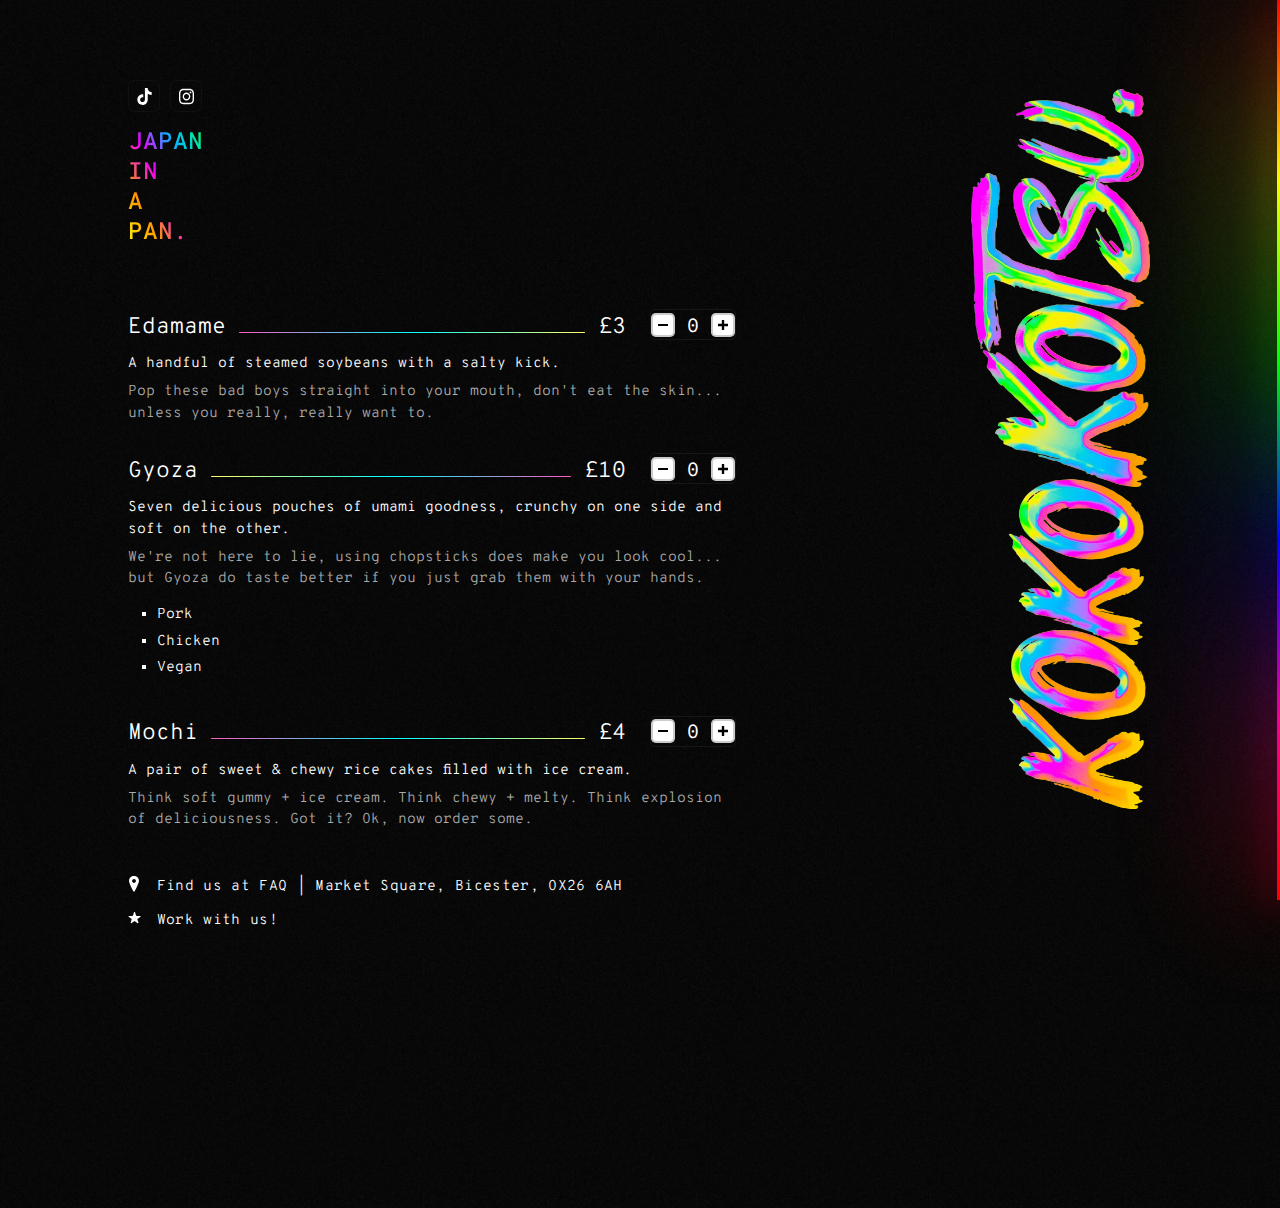
<file: index.html>
<!DOCTYPE html>
<html lang="en">
<head>
    <meta charset="UTF-8">
    <meta http-equiv="X-UA-Compatible" content="IE=edge">
    <meta name="viewport" content="width=device-width, initial-scale=1.0">
    <title>Kokokotsu | Comic & Japanese Food</title>
    <link rel="stylesheet" href="./main.css">
    <script src="./main.js" defer></script>
    <script src="./cart.js" defer></script>
    <link rel="shortcut icon" href="favicon.ico" type="image/x-icon">
</head>
<body>
    <!-- <section class="manga_sec" style="background-color: var(--light);">
        <a href="#menu" class="intro_cta">Slide for the menu <div class="indicator"></div></a>
        
    </section> -->

    <section class="menu_sec" id="menu">
        <div>
            <!-- <img class="logo" src="assets/logo.png" alt="Logo Kokokotsu" loading="lazy" draggable="false">
     -->
            <picture class="logo" loading="lazy">
                <source srcset="assets/logo.webp" type="image/webp">
                <source srcset="assets/logo.png" type="image/png">
                <img src="assets/logo.png" alt="Kokokotsu Logo" draggable="false">
            </picture>

            <!-- <aside class="exit_bg" title="Return"></aside> -->

            <section class="cart_sec">
                <div class="neon"></div>

                <div class="content">
                    <picture class="logo_cart" loading="lazy">
                        <source srcset="assets/logo.webp" type="image/webp">
                        <source srcset="assets/logo.png" type="image/png">
                        <img src="assets/logo.png" alt="Kokokotsu Logo" draggable="false">
                    </picture>
        
                    <article class="order_summary">
                        <div class="captions">
                            <div class="column first">Item</div>
                            <div class="column second">Qty</div>
                            <div class="column third">Price</div>
                            <div class="column fourth">Flavour</div>
                        </div>

                        <div class="item">
                            <div class="item_flex">
                                <span class="column first">
                                    <button class="remove_item edamame" onclick="subtractEdamame();" title="Remove item">
                                        <div></div>
                                    </button>
                                    Edamame
                                </span>
                                <div class="column second edamame_display_amount">0</div>
                                <div class="column third edamame_display_price">£0</div>
                                <div class="column fourth">-</div>
                            </div>
                        </div>

                        <div class="item">
                            <div class="item_flex">
                                <span class="column first">
                                    <button class="remove_item gyoza" onclick="subtractGyoza();" title="Remove item">
                                        <div></div>
                                    </button>
                                    Gyoza
                                </span>
                                <div class="column second gyoza_display_amount">0</div>
                                <div class="column third gyoza_display_price">£0</div>
                                <div class="column fourth gyoza_filling_menu"><span class="empty_sign">-</span></div>
                            </div>
                        </div>

                        <div class="item">
                            <div class="item_flex">
                                <span class="column first">
                                    <button class="remove_item mochi" onclick="subtractMochi();" title="Remove item">
                                        <div></div>
                                    </button>
                                    Mochi
                                </span>
                                <div class="column second mochi_display_amount">0</div>
                                <div class="column third mochi_display_price">£0</div>
                                <div class="column fourth">-</div>
                            </div>
                        </div>

                        <div class="result">
                            <div>
                                <span class="column first">Total</span>
                                <div class="column second total_display_amount">0</div>
                                <div class="column third total_display_price"><p>£0</p></div>
                                <div class="column fourth">-</div>
                            </div>
                        </div>
                    </article>


                    <article class="input_ctnr">
                        <div class="name_input">
                            <p>Your name:</p>
                            <input type="text" name="user_name" id="user_name" maxlength="20" minlength="1" placeholder="Yusuke?!">
                        </div>

                        <div>
                            <p>Table No.:</p>
                            <input type="number" min="1" max="35" placeholder="1-35">
                        </div>
                    </article>

                    <button type="submit" class="receipt_generate">Confirm & Pay</button>
                </div>

                <div class="checkout_footer">

                    <div role="button" class="clear_cart">Clear<br/>order</div>

                    <div class="back_to_menu" role="button" onclick="checkCart()">
                        <div>
                            <span></span>
                            <span></span>
                            <span></span>
                        </div>
                        Back to menu
                    </div>
                </div>
            </section>











            <div class="left_ctnr">
                <div class="slogan_ctnr">
                    <div class="social_bts">
                        <a href="https://www.tiktok.com/@kokokotsu.co" target="_blank" class="tiktok_bt" rel="external"></a>
                        
                        <a href="https://instagram.com/kokokotsu.co" target="_blank" class="instagram_bt" rel="external"></a>
                    </div>
    
                    <h1 class="slogan">Japan<br>in<br>a<br>pan.</h1>
                </div>

                <div class="menu_address_ctnr">
                    <ul class="menu_ctnr">
                        <li>
                            <div>
                                <h2>Edamame</h2>
                                <div class="divider"></div>
                                <div class="price_ctnr">
                                    <span class="price">£3</span>

                                    <div class="quantity">
                                        <button onclick="
                                            if (parseInt(this.nextElementSibling.value) > 0) {
                                                this.nextElementSibling.value = parseInt(this.nextElementSibling.value)  - 1
                                            }; checkAmount()">
                                            <div></div>
                                        </button>

                                        <input id="edamame_input_amount" name="number" type="number" readonly value="0">
                                        
                                        <button onclick="
                                            if (parseInt(this.previousElementSibling.value) < 30) {
                                                this.previousElementSibling.value = parseInt(this.previousElementSibling.value) + 1; 
                                            }; checkAmount() ">
                                            <div></div>
                                        </button>
                                    </div>
                                </div>
                            </div>
        
                            <sub>
                                <p><strong>A handful of steamed soybeans with a salty kick.</strong></p>
                                <p>Pop these bad boys straight into your mouth, don't eat the skin... unless you really, really want to.</p>
                        </sub>
                        </li>
                        
                        <li>
                            <div>
                                <h2>Gyoza</h2>
                                <div class="divider"></div>
                                <div class="price_ctnr">
                                    <span class="price">£10</span>

                                    <div class="quantity">
                                        <button onclick="
                                            if (parseInt(this.nextElementSibling.value) > 0) {
                                                this.nextElementSibling.value = parseInt(this.nextElementSibling.value)  - 1
                                            }; checkAmount(); removeSelection()">
                                            <div></div>
                                        </button>

                                        <input id="gyoza_input_amount" name="number" type="number" readonly value="0">
                                        
                                        <button onclick="
                                            if (parseInt(this.previousElementSibling.value) < 30) {
                                                this.previousElementSibling.value = parseInt(this.previousElementSibling.value) + 1; 
                                            }; checkAmount(); addSelection()">
                                            <div></div>
                                        </button>
                                    </div>
                                </div>
                            </div>
        
                            <sub>
                                <p><strong>Seven delicious pouches of umami goodness, crunchy on one side and soft on the other.</strong></p>
                                <p>We're not here to lie, using chopsticks does make you look cool... but Gyoza do taste better if you just grab them with your hands.</p>

                                <ul class="flavours">
                                    <li>Pork</li>
                                    <li>Chicken</li>
                                    <li>Vegan</li>
                                </ul>
                            </sub>
                        </li>
        
                        <li>
                            <div>
                                <h2>Mochi</h2>
                                <div class="divider"></div>

                                <div class="price_ctnr">
                                    <span class="price">£4</span>

                                    <div class="quantity">
                                        <button onclick="
                                            if (parseInt(this.nextElementSibling.value) > 0) {
                                                this.nextElementSibling.value = parseInt(this.nextElementSibling.value)  - 1
                                            }; checkAmount()">
                                            <div></div>
                                        </button>

                                        <input id="mochi_input_amount" name="number" type="number" readonly value="0">
                                        
                                        <button onclick="
                                            if (parseInt(this.previousElementSibling.value) < 30) {
                                                this.previousElementSibling.value = parseInt(this.previousElementSibling.value) + 1; 
                                            }; checkAmount() ">
                                            <div></div>
                                        </button>
                                    </div>
                                </div>
                            </div>

                            <sub>
                                <p><strong>A pair of sweet & chewy rice cakes filled with ice cream.</strong></p>
                                <p>Think soft gummy + ice cream. Think chewy + melty. Think explosion of deliciousness. Got it? Ok, now order some.</p>
                            </sub>
                        </li>
                    </ul>
    
                    <div class="bullets">

                        <a class="address" href="https://www.google.com/maps/place/Frequently+Asked+Questions/@51.8967255,-1.152985,17z/data=!4m9!1m2!2m1!1sFAQ+%7C+MARKET+SQUARE,+BICESTER,+OX26+6AH!3m5!1s0x4876e77c66e3ffff:0x7836688f70a771f!8m2!3d51.8965607!4d-1.150285!15sCidGQVEgfCBNQVJLRVQgU1FVQVJFLCBCSUNFU1RFUiwgT1gyNiA2QUhaJSIjZmFxIG1hcmtldCBzcXVhcmUgYmljZXN0ZXIgb3gyNiA2YWiSAQNiYXI" target="_blank" rel="external">
                            <div class="place"></div>
                            <span>
                                Find us at FAQ | Market Square, Bicester, OX26 6AH
                            </span>
                        </a>
    
                        <!-- <div class="veg">
                            <div></div>
                            <span>
                                Vegetarian Options Available
                            </span>
                        </div> -->

                        <a class="job" href="./jobs.html">
                            <div></div>
                            <span>
                                Work with us!
                            </span>
                        </a>
                    </div>
                    
                    <div class="go_to_cart" role="button">
                        <span class="counter">Your order <b>(0)</b></span>
                    </div>
                </div>
            </div>
        </div>

    </section>
</body>
</html>
</file>
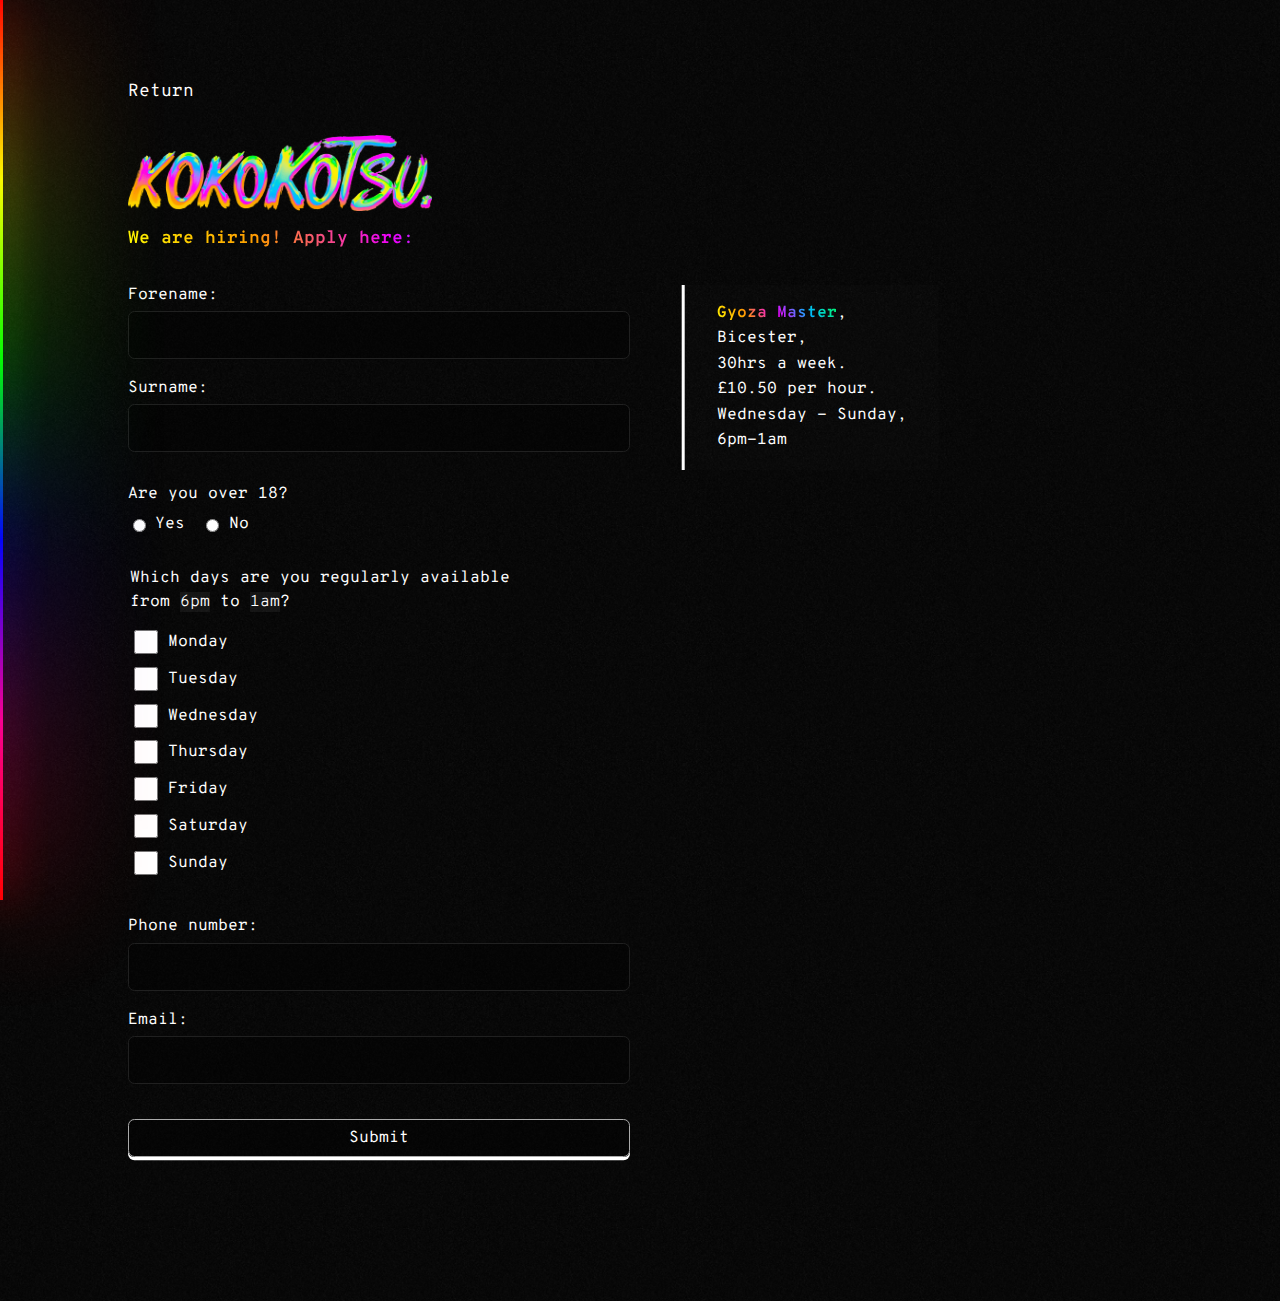
<file: jobs.html>
<!DOCTYPE html>
<html lang="en">
<head>
    <meta charset="UTF-8">
    <meta http-equiv="X-UA-Compatible" content="IE=edge">
    <meta name="viewport" content="width=device-width, initial-scale=1.0">
    <title>Work with us! | Kokokotsu</title>
    <link rel="stylesheet" href="./main.css">
    <script src="./main.js" defer></script>
    <link rel="shortcut icon" href="favicon.ico" type="image/x-icon">
</head>
<body class="jobs_body">
    <section class="jobs_sec">
        <div class="content">
            <div class="neon"></div>
   
            <div class="left_ctnr">

                <div class="job_ctnr">
                    <a href="./index.html">Return</a>

                    <picture class="logo_job" class="open_arms_doggo" loading="lazy">
                        <source srcset="assets/logo.webp" type="image/webp">
                        <source srcset="assets/logo.png" type="image/png">
                        <img src="assets/logo.png" alt="Kokokotsu Logo" draggable="false">
                    </picture>

                    <h1>We are hiring! Apply here:</h1>

                    <form name="jobApplicationForm" id="jobForm" method="POST" data-netlify="true">
    
                        <p class="job_description">
                            <span>Gyoza Master</span>,<br>
                            Bicester,<br>
                            30hrs a week.<br>
                            £10.50 per hour.<br>
                            Wednesday - Sunday, <br>
                            6pm-1am</p>
                        <p>
                          <label>Forename: <input type="text" name="forename" required/></label>
                        </p>
                        <p>
                          <label>Surname: <input type="text" name="surname" required/></label>
                        </p>
                            <div class="over_18_ctnr">
                                <label>Are you over 18? </label>
    
                                <div class="radios_ctnr">
        
                                    <div>
                                        <label for="above-eighteen" class="over_18_input">
                                            <input type="radio" name="above_eighteen" value="true" id="above-eighteen" required/>
                                            Yes
                                        </label>
                                    </div>
                                    
                                    <div>
                                        <label for="below-eighteen" class="below_18_input">
                                            <input type="radio" name="above_eighteen" value="false" id="below-eighteen" required="false"/>
                                            No
                                        </label>
                                    </div>
                                </div>
                                            
                                <span class="underage_warning">You must be over 18 to submit on this job application.</span>
                            </div>
                        <fieldset>
                            <legend>Which days are you regularly available from <b>6pm</b> to <b>1am</b>?</legend>

                            <div class="checkboxes_ctnr">
                                <div>
                                    <input type="checkbox" id="monday" name="Day of the week" value="Monday">
                                    <label for="monday">Monday</label>
                                </div>

                                <div>
                                    <input type="checkbox" id="tuesday" name="Day of the week" value="Tuesday">
                                    <label for="tuesday">Tuesday</label>
                                </div>

                                <div>
                                    <input type="checkbox" id="wednesday" name="Day of the week" value="Wednesday">
                                    <label for="wednesday">Wednesday</label>
                                </div>

                                <div>
                                    <input type="checkbox" id="thursday" name="Day of the week" value="Thursday">
                                    <label for="thursday">Thursday</label>
                                </div>

                                <div>
                                    <input type="checkbox" id="friday" name="Day of the week" value="Friday">
                                    <label for="friday">Friday</label>
                                </div>

                                <div>
                                    <input type="checkbox" id="saturday" name="Day of the week" value="Saturday">
                                    <label for="saturday">Saturday</label>
                                </div>

                                <div>
                                    <input type="checkbox" id="sunday" name="Day of the week" value="Sunday">
                                    <label for="sunday">Sunday</label>
                                </div>
                            </div>
                          </fieldset>

                          <p>
                            <label>Phone number: <input type="tel" name="tel" required /></label>
                          </p>

                          <p>
                            <label>Email: <input type="email" name="email" required /></label>
                          </p>

                        <p>
                          <button class="submit" type="submit">Submit</button>
                        </p>
                      </form>
                </div>

            </div>
        </div>
    </section>
</body>

<script>
    function formSuccess() {
        const submitBt = document.querySelector('.submit');

        setTimeout(() => {
            submitBt.innerHTML = "Job application sent. Thanks!"
        }, 300);

        let allInputs = document.querySelectorAll('input');

        for(i=0;i<allInputs.length;i++) {
            allInputs[i].value = "";
            allInputs[i].checked = false;
        }
    }
    
    const below18Input = document.querySelector('.below_18_input input')
    const underAgeWarning = document.querySelector('.underage_warning')
    const over18Input = document.querySelector('.over_18_input input')

    below18Input.addEventListener('click', function() {
        this.checked = false;

        underAgeWarning.style.display = 'initial';
    })

    over18Input.addEventListener('click', function() {
        underAgeWarning.style.display = 'none';
    })

    const handleSubmit = (e) => {
    e.preventDefault();
    let myForm = document.getElementById("jobForm");
    let formData = new FormData(myForm);
    fetch("/", {
        method: "POST",
        headers: { "Content-Type": "application/x-www-form-urlencoded" },
        body: new URLSearchParams(formData).toString(),
    })
        .then(() => formSuccess())
        .catch((error) => alert(error));
    };

    document.querySelector("form").addEventListener("submit", handleSubmit);

    document.querySelector('input').focus()
</script>

<script>
    const parallaxEl = document.querySelector('.job_description')
    
    let windowPosition;
    windowPosition = window.pageYOffset;
    
    if(window.matchMedia('(orientation:landscape) and (min-width:800px)').matches) {
    
        parallaxEl.style.transform = `translate(110%, ${windowPosition / 1.5}px)`;
        
        document.body.onscroll = function() {
            windowPosition = window.pageYOffset;
    
            parallaxEl.style.transform = `translate(110%, ${windowPosition / 1.5}px)`;
        }
        
        windowPosition = window.pageYOffset;
    }
</script>
</html>
</file>
<file: main.css>
html,
  body,
  p,
  h1,
  h2,
  h3,
  h4,
  h5,
  h6 {
    margin: 0;
    cursor: default;
  }

  @font-face {
    font-family: Overpass Mono;
    src: url(assets/fonts/OverpassMono-VariableFont_wght.ttf);
  }
  
  :root {
    --light: #ffffff;
    --lightb:#aaa;
    --dark: #0A070B;
    --c1:#fccf03;
    --c1a:pink;
  }
  
  html {
    font-size: 16px;
    scroll-behavior: smooth;
  }
  body {
    background-color: var(--dark);
    color: var(--dark);
    overflow-x: hidden;
    overflow-y: auto;
    background-image: url(assets/noise.jpg);
    background-position: center;
    background-size: clamp(26vh, 16vw, 30vh);
  }
  
  body,
  button,
  input, select {
    font-family: 'Overpass Mono', sans-serif;
  }

  input:focus {
    outline:none;
  }
  
  a {
    text-decoration: none;
    color: unset;
  }
  
  b {
    font-weight: 900;
  }
  
  img {
    user-select: none;
    max-width: 100%;
  }
  
  body::-webkit-scrollbar, .cart_sec > .content::-webkit-scrollbar, .gyoza_filling_menu::-webkit-scrollbar {
    width: 0.3rem;
  }
  
  ::-webkit-scrollbar-track {
    background-color: var(--dark);
  }
  
  ::-webkit-scrollbar-thumb {
    background-color: #333;
  } .gyoza_filling_menu::-webkit-scrollbar-thumb {
    background-color: #fff;
  } ::-webkit-scrollbar-thumb:hover {
    background-color: #555;
  }

  .width1 {
    width: clamp(10rem, 85vw, 80rem);
    margin:0 auto;
  }

  ::selection {
    color: var(--dark);
    background-color: var(--light);
    font-weight: 900;
  }
  
  /* END OF GLOBAL STYLES */




  













  .manga_sec {
    width: 100%;
    box-sizing: border-box;
    background-image: url(assets/bg.jpg);
    background-image: -webkit-image-set(url("assets/bg.jpg") 1x, url("assets/bg.webp") 1x);
    background-size: cover;
    background-position: center;
    min-height: 94vh;
    position: relative;
    z-index: 1;
    box-shadow: 0 clamp(6rem, 30vw, 12rem) clamp(6rem, 9vw, 10rem) 0rem var(--dark);
    border: 0.2rem solid var(--light);
    overflow: hidden;
    transform: translateY(0);
  }

  .menu_sec {
    position: relative;
    min-height: 100vh;
  }
  

  

.intro_cta {
  text-align: center;
  color: var(--dark);
  font-size: clamp(0.7rem, 3vw, 0.8rem);
  font-weight: 600;
  text-transform: uppercase;
  letter-spacing: 0.1rem;
  background-color: var(--light);
  background-position: center;
  position: absolute;
  right: clamp(2rem, 5vw, 5rem);
  bottom: clamp(2rem, 5vw, 4rem);
  height: clamp(5rem, 27vw, 8rem);
  width: clamp(5rem, 27vw, 8rem);
  padding: 0 clamp(0.4rem, 3vw, 1rem);
  box-sizing: border-box;
  display: flex;
  flex-direction: column;
  align-items: center;
  justify-content: center;
  gap: clamp(0.2rem, 2vw, 1rem);
} .intro_cta .indicator {
  width: clamp(0.3rem, 2vw, 0.4rem);
  height: clamp(0.3rem, 2vw, 0.4rem);
  border-bottom: 0.2rem solid var(--dark);
  border-right: 0.2rem solid var(--dark);
  transform: rotate(45deg) translate(0.2rem, 0.2rem);
  animation: scroll_indicator 0.6s ease infinite alternate;
} @keyframes scroll_indicator {
  0% {
    transform: rotate(45deg) translate(0.2rem, 0.2rem);
  } 100% {
    transform: rotate(45deg) translate(-0rem, -0rem);
  }
}

.neon {
  position: fixed;
}

.neon:after, .neon:before {
  position: absolute;
  animation: steam 5s linear infinite;
}

.neon, .neon:after, .neon:before {
  right: 0;
  height: 100%;
  background-image: linear-gradient(0deg, #f00, #fb0094, #00f, #0f0,#ff0, #f00);
  animation: steam 5s linear infinite;
  background-size: 100%;
  z-index: 3;
  pointer-events: none;
} .neon {
  width: clamp(0.15rem, 0.8vw, 0.2rem);
  animation: steam 5s linear infinite;
} .neon:after {
  content: '';
  filter: blur(1.2rem);
  width: clamp(0.15rem, 0.8vw, 0.4rem);
  opacity: 0.9;
} .neon:before {
  content: '';
  filter: blur(4rem);
  width: clamp(1rem, 3vw, 1.5rem);
  opacity: 0.8;
}

@keyframes steam {
	0% {
		background-position: 0 0;
	}
	100% {
		background-position: 0 100vh;
	}
}


  .logo {
    position: absolute;
    transform: rotate(-90deg) translate(-50%, 150%);
    width: clamp(42vh, calc(100vw - 23rem), 80vh);
    max-width: unset;
    right: clamp(1.5rem, 10vw, 12rem);
  } .logo img {
    display: flex;
  }

  .left_ctnr {
    position: absolute;
    top: clamp(3.5rem, 5vw, 7rem);
    left: clamp(1.5rem, 9vw, 3rem);
    bottom: clamp(1.5rem, 7vw, 4rem);
    display: flex;
    flex-direction: column;
    justify-content: space-between;
    align-items: flex-start;
  } .menu_address_ctnr {
    width: clamp(10rem, 83vw, 41rem);
    display: flex;
    flex-direction: column;
    gap: clamp(1rem, 5vw, 2rem);
    position: relative;
    top: clamp(42vh, calc(100vw - 23rem), 80vh);
    z-index: 2;
  } .menu_ctnr {
    list-style: none;
    justify-content: flex-end;
    gap: clamp(0.6rem, 7vw, 1.8rem);
    color: var(--light);
    line-height: 1;
    margin: 0;
    padding: 7vh clamp(0rem, 2vw, 3rem) clamp(1rem, 8vw, 1.5rem) clamp(1.5rem, 9vw, 3rem);
    margin-left: calc(clamp(1.5rem, 9vw, 3rem) * -1);
    box-sizing: border-box;
    max-width: 38rem;
    flex: 1;
    position: relative;
    z-index: 3;
  } .menu_ctnr:hover::-webkit-scrollbar-thumb {
    background-color: rgba(255,255,255,0.3);
  } .menu_ctnr > li {
    position: relative;
    display: flex;
    flex-direction: column;
    gap: clamp(0.2rem, 1.5vw, 0.6rem);
    align-items: stretch;
  } .menu_ctnr > li:not(:last-child) {
    margin-bottom: clamp(1.4rem, 9vw, 2rem);
  }  .menu_ctnr > li > div {
    display: flex;
    gap: clamp(0.6rem, 1vw, 0.9rem);
    align-items: baseline;
  } .menu_ctnr h2, .menu_ctnr .price {
    font-weight: 100;
    font-size: clamp(1.1rem, 5vw, 1.4rem);
  } .menu_ctnr > .divider {
    width: 0.9rem;
    margin: 1.4rem 0;
    height: 0.2rem;
    background-color: var(--light);
  } .menu_ctnr li .divider {
    flex: 1;
    width: 100%;
    height: 0.0625rem;
    border-radius: 1rem;
  } .menu_ctnr li:nth-child(odd) .divider {
    background-image: linear-gradient(270deg, #ffff6a, #0ff, #ff5bbc);
  } .menu_ctnr li:nth-child(even) .divider {
    background-image: linear-gradient(90deg, #ffff6a, #0ff, #ff5bbc);
  } .menu_ctnr .price_ctnr {
    display: flex;
    gap: clamp(0.6rem, 5vw, 1.5rem);
    align-items: center;
    text-transform: uppercase;
    min-width: 3rem;
    justify-content: left;
  } .menu_ctnr .price_detail {
    font-size: clamp(0.6rem, 2.5vw, 0.7rem);
    width: min-content;
    opacity: 0.6;
    letter-spacing: 0.05rem;
    line-height: 1.1;
  } .menu_ctnr sub {
    color: var(--lightb);
    font-weight: 100;
    font-size: clamp(0.6rem, 3.3vw, 0.9rem);
    line-height: 1.5;
    display: flex;
    flex-direction: column;
    gap: 0.4rem;
    width: 98%;
  } sub p strong, sub p b {
    color: var(--light);
    font-weight: 100;
  } .slogan_ctnr {
    position: absolute;
  } .social_bts {
    display: flex;
    gap: clamp(0.4rem, 3vw, 0.6rem);
    margin-bottom: 1rem;
  } .social_bts a {
    width: clamp(1.8rem, 7vw, 1.9rem);
    height: clamp(1.8rem, 7vw, 1.9rem);
    border-radius: 0.4rem;
    background-size: 50% 55%, cover;
    background-position: center;
    background-repeat: no-repeat;
    background-color: #0C0C0C;
    border: 0.1rem solid #222;
  } .tiktok_bt {
    background-image: url(assets/tiktok.svg);
  } .instagram_bt {
    background-image: url(assets/instagram.svg);
  } .slogan {
    font-size: clamp(1.2rem, 7vw, 1.5rem);
    font-weight: 100;
    text-transform: uppercase;
    background: -webkit-linear-gradient(30deg, #fffc00, #ff9c00, #f000ff,#00baff, #0f6);
    -webkit-background-clip: text;
    -webkit-text-fill-color: #0000;
    user-select: none;
  } .flavours {
    list-style-type: square;
    display: flex;
    flex-direction: column;
    gap: 0.3rem;
    margin: 0.5rem 0;
    padding: 0 0 0 2em;
  } .flavours li {
    color:var(--light);
  } .menu_ctnr .quantity {
    position: relative;
    bottom: 0.2rem;
  } .quantity {
    display: flex;
    align-items: center;
    justify-content: center;
    padding: 0rem 0rem;
    color: var(--dark);
    font-weight: 900;
    overflow: hidden;
    border: 0.1rem solid #161616;
    border-radius: 0.3rem;
  } .quantity input {
    width: 1.8rem;
    text-align: center;
    background: no-repeat;
    border: none;
    font-size: 1.2rem;
    cursor: default;
    font-weight: 400;
    margin: 0.1rem;
    transform: translateY(6%);
    color: var(--light);
  } .quantity button {
    width: clamp(1.4rem, 11vw, 1.9rem);
    height: clamp(1.4rem, 11vw, 1.9rem);
    border: none;
    cursor: pointer;
    display: flex;
    justify-content: center;
    align-items: center;
    font-weight: 900;
    box-sizing: unset;
    padding: 0;
    border-radius: 0.3rem;
    background-color: #CCC;
    transition: background-color 0.3s linear;
  } .quantity button:hover {
    background-color: #fff;
    transition: background-color 0.05s ease;
  } .quantity button:active  {
    background-color: #ccc;
  } .quantity button div {
    transition: border-color 0.2s ease;
    border-radius: 0.2rem;
    width: 85%;
    height: 85%;
    background-color: var(--light);
    display: flex;
    justify-content: center;
    align-items: center;
    font-size: 1.5rem;
    background-position: center;
    background-size: clamp(0.4rem, 3vw, 0.6rem);
    background-repeat: no-repeat;
  } .quantity button:first-child div {
    background-image: url(assets/dec.svg);
  } .quantity button:last-child div {
    background-image: url(assets/inc.svg);
  }

  .menu_ctnr::-webkit-scrollbar {
    width: 5px;
  }

  .menu_ctnr::-webkit-scrollbar-track {
    background-color: transparent;
    width: 0.4rem;
  }

  .menu_ctnr::-webkit-scrollbar-thumb {
    background-color: rgba(255,255,255,0.1);
    background-image: none;
    width: 4px;
  }
  

  .bullets {
    font-size: clamp(0.6rem, 3.3vw, 0.9rem);
    color: var(--light);
    gap: clamp(0.6rem, 4vw, 1rem);
    display: flex;
    flex-direction: column;
    align-items: baseline;
    line-height: 1.4;
    position: sticky;
    bottom: calc(clamp(8.5rem, 1vw, 6rem) * -1);
    background-color: var(--dark);
    background-image: url(assets/noise.jpg);
    background-position: center;
    background-size: 31vh;
    background-attachment: fixed;
    z-index: 3;
    padding: 0.9rem 0 7rem;
    border-top: 0.1rem solid #161616;
  }

  .address, .veg, .job {
    font-weight: 100;
    letter-spacing: 0.02rem;
    display: flex;
    align-items: center;
    gap: 1rem;
  } .place {
    background-image: url(assets/place.svg);
    cursor: pointer;
  } .veg div, .place, .job div {
    width: 0.8rem;
    height: 1rem;
    background-repeat: no-repeat;
    background-position: center;
    transform: translateY(-20%);
    line-height: 1.5;
  } .veg span, .address span {
    flex: 1;
  }

  .job div {
    background-image: url(assets/job.svg);
  }


  .veg {
  } .veg div {
    background-image: url(assets/veg.svg);
  }



  input:-webkit-autofill,
input:-webkit-autofill:hover, 
input:-webkit-autofill:focus,
textarea:-webkit-autofill,
textarea:-webkit-autofill:hover,
textarea:-webkit-autofill:focus,
select:-webkit-autofill,
select:-webkit-autofill:hover,
select:-webkit-autofill:focus {
  -webkit-text-fill-color: var(--light);
  transition: background-color 5000s ease-in-out 0s;
}



.cart_sec {
  position: fixed;
  top: 0;
  right: 0;
  bottom: 0;
  width: calc(100% - clamp(0.15rem, 0.8vw, 0.2rem));
  max-width: 37rem;
  z-index: 3;
  transition: transform 0.35s cubic-bezier(0.39, 0.58, 0.57, 1);
  transform: translateX(100%);
  background-color: var(--dark);
  background-image: url(assets/noise.jpg);
  background-position: center;
  background-size: clamp(26vh, 16vw, 30vh);
  display: flex;
  flex-direction: column;
  align-items: center;
  justify-content: space-between;
  font-size: 0.9rem;
} .cart_sec > .content {
  font-size: clamp(0.7rem, 3.6vw, 1rem);
  color: var(--light);
  display: flex;
  width: 100%;
  flex-direction: column;
  gap: clamp(1.2rem, 5vh, 2rem);
  padding: 4rem clamp(2rem, 12vw, 5rem) 2rem;
  overflow-y: auto;
  height: 100%;
  box-sizing: border-box;
} .cart_sec .neon {
  left: calc(clamp(0.15rem, 0.8vw, 0.2rem) * -1);
  pointer-events: none;
} .cart_sec .logo_cart {
  width: 100%;
} .go_to_cart {
  position: fixed;
  bottom: 1.3rem;
  left: 1.3rem;
  right: 1.5rem;
  height: clamp(2.5rem, 13vw, 3.5rem);
  z-index: 4;
  display: flex;
  gap: 1rem;
  background-color: #101010;
  color: var(--light);
  justify-content: center;
  align-items: center;
  font-size: clamp(0.7rem, 4vw, 1rem);
  font-weight: 100;
  letter-spacing: 0.1rem;
  transform: translateY(100%);
  transition: transform 0.2s cubic-bezier(0.4, 0, 0.2, 1), opacity 0.15s ease, visibility 0.15s ease, background-color 0.15s ease, box-shadow 0.3s ease;
  cursor: pointer;
  opacity: 0;
  visibility: hidden;
  border: 0.1rem solid var(--light);
  border-radius: 0.3rem;
  box-shadow: 0 0.1rem var(--light), 0 0rem 0 -1rem var(--light), 0 2rem 2rem var(--dark);
  background-image: url(assets/noise.jpg);
  background-position: center;
  background-size: 31vh;
  user-select: none;
} .go_to_cart:hover {
  box-shadow: 0 0.2rem var(--light), 0 0rem 2rem -1rem var(--light), 0 2rem 2rem var(--dark);
  transition: transform 0.2s cubic-bezier(0.4, 0, 0.2, 1), opacity 0.15s ease, visibility 0.15s ease, background-color 0.15s ease, box-shadow 0.2s ease;
} .go_to_cart:hover {
  background-color: #151515;
} .go_to_cart.show_go_to_cart {
  transition: transform 0.2s cubic-bezier(0.4, 0, 0.2, 1), opacity 0.15s ease, visibility 0.15s ease, background-color 0.15s ease, box-shadow 0.2s ease;
  transform:translateY(0%);
  opacity:1;
  visibility:visible;
}
/* Chrome, Safari, Edge, Opera */
.quantity input::-webkit-outer-spin-button,
.quantity input::-webkit-inner-spin-button {
  -webkit-appearance: none;
  margin: 0;
}

/* Firefox */
.quantity input[type=number] {
  -moz-appearance: textfield;
}


.order_summary {
  display: flex;
  flex-direction: column;
} .order_summary .column {
  padding: clamp(0.3rem, 2vw, 0.6rem) 0 clamp(0.3rem, 2vw, 0.6rem) 0.6rem;
  box-sizing: border-box;
} .order_summary .captions div {
  border-bottom: 0.1rem dashed var(--light);
} .order_summary .captions {
  margin-bottom: 1rem;
} .order_summary .captions, .order_summary .item_flex, .result > div {
  display: flex;
  justify-content: space-between;
} .order_summary .first {
  width: 23%;
  position: relative;
} .order_summary .second {
  width: 13%;
} .order_summary .third {
  width: 18%;
} .order_summary .fourth {
  width: 33%;
  position: relative;
} .order_summary .item {
  color: #CCC;
} .column.fourth.gyoza_filling_menu {
  padding: 0 0.2rem clamp(0.3rem, 2vw, 0.6rem) 0;
}

.gyoza_filling_menu {
  display: flex;
  flex-direction: column;
  gap: clamp(0.5rem, 2vw, 0.5rem);
  padding: clamp(0.5rem, 3vw, 1rem) 0.8rem;
  /* overflow-y: auto;
  overflow-x: hidden;
  max-height: 4vh; */
  transition: max-height 0.4s cubic-bezier(0, 0, 0.2, 1);
} .gyoza_filling_menu p {
  margin: 0 auto clamp(0.9rem, 2vw, 1.2rem) auto;
  max-width: 50vw;
} .filling_ctnr {
  display: flex;
  display: none;
  gap: clamp(0.2rem, 1.8vw, 1.6rem);
  flex-flow: row wrap;
  justify-content: center;
  align-items: center;
  padding: 0 0.2rem;
} .filling {
  display: flex;
  flex-direction: column;
  justify-content: center;
  align-items: center;
  gap:0.5rem;
} .filling .quantity input {
  width: 1rem;
} .gyoza_filling_menu select {
  border: none;
  border-radius: 0.2rem;
  padding: 0 0.2rem;
  border: 0.0625rem solid #222;
  padding: clamp(0.05rem, 0.4vw, 0.2rem) 0.1rem;
  font-size: clamp(0.7rem, 3.3vw, 0.85rem);
  transition: border-color 0.2s ease;
  font-weight: 400;
  background-color: var(--dark);
  color: var(--light);
} .remove_bt {
  right: 0;
  cursor: pointer;
  padding: 0.1rem;
  background-color: var(--light);
  width: 0.6rem;
  height: 100%;
  display: flex;
  justify-content: center;
  align-items: center;
  color: var(--dark);
  font-weight: 900;
  border-radius: 0.2rem;
  font-size: 0.7rem;
} .gyoza_filling_menu select:hover {
  border-color:var(--light);
  transition: border-color 0s ease;
} .gyoza_filling_menu select:focus {
  outline:none;
} .gyoza_filling_menu option {
  border: unset;
  outline: unset;
  border-radius: 0.3rem;
  font-weight: 400;
} .gyoza_filling_menu h3 {
  font-size: clamp(0.6rem, 3.3vw, 1.2rem);
  font-weight: 100;
  margin-bottom: 0.2rem;
  width: 100%;
  text-align: center;
  display: flex;
  justify-content: center;
  align-items: center;
  gap:0.8rem;
} .gyoza_filling_menu h3 picture {
  width: clamp(1.4rem, 3vw, 1.7rem);
} .filling_selectors {
  display: flex;
  flex-flow: row wrap;
  gap: 0.5rem;
}

.remove_item {    height: 1rem;
  width: 1rem;
  position: absolute;
  left: 0;
  top: 0.5rem;
  border-radius: 0.2rem;
  border: unset;
  background-size: 0.4rem;
  cursor: pointer;
  background-image: url(assets/dec.svg);
  background-position: center;
  background-size: 0.4rem;
  background-repeat: no-repeat;
  background-color: var(--light);
  transition: background-color 0.3s ease;
  border: 0.0625rem solid var(--dark);
  box-shadow: 0 0.0625rem var(--light);
  transform: translate(-140%, 0rem);
  transition: transform 0.1s ease, box-shadow 0.1s ease, filter 0.05s cubic-bezier(0, 0, 0.2, 1);
} .remove_item:hover {
  box-shadow: 0 0 var(--light);
  transform:translate(-140%, 0.125rem);
} .remove_item:active {
  filter: invert(1);
}

.input_ctnr {
  display: flex;
  flex-direction: column;
  gap: clamp(0.9rem, 4vw, 1.2rem);
} .input_ctnr > div {
  display: flex;
  gap:1rem;
  align-items: center;
} .input_ctnr input {
  font-size: clamp(0.7rem, 3.5vw, 0.9rem);
  border: 0.0625rem solid #CCC;
  padding: clamp(0.2rem, 1.8vw, 0.4rem) 0.6rem;
  color: var(--light);
  width: 50%;
  text-transform: capitalize;
  flex: 1;
  background-color: #ffffff05;
  border-radius: 0.2rem;
  font-weight: 400;
} .input_ctnr input::placeholder {
  color:#777;
} .result {
  background-color: #ffffff05;
  border-radius: 0.3rem;
} .total_display_price p {
  display: inline;
  border-bottom: 0.1rem dashed var(--light);
} .empty_sign {
  padding:clamp(0.3rem, 2vw, 0.6rem) 0 0 0.6rem;
}

.column p {
  animation: price_highlight 0.8s ease;
}

@keyframes price_highlight {
  0% {
    background-color:#fff;
    color:var(--dark);
  } 100% {
    background-color:#fff0;
    color:var(--light);
  }
}

.receipt_generate {
  background-color: #0a070bf7;
  text-align: center;
  padding: clamp(0.8rem, 4vw, 1rem) 0;
  color: var(--light);
  cursor: pointer;
  transition: background-color 0.4s ease;
  font-size: 0.9rem;
  position: relative;
  border-radius: 0.3rem;
  border: none;
  margin: 2vh 0 0 0;
  outline: 0.0625rem solid #fff6;
  outline-offset: -0.1rem;
  text-transform: uppercase;
  letter-spacing: 0.2rem;
} .receipt_generate:hover {
  background-color: #0a070bed;
  transition:background-color 0.05s ease;
} .receipt_generate:before, .receipt_generate:after {
  content: '';
  position: absolute;
  left: -0.1rem;
  top: -0.1rem;
  background: linear-gradient(90deg, #f00, #fb0094, #00f, #0f0,#ff0, #f00);
  background-size: 400%;
  width: calc(100% + 0.2rem);
  height: calc(100% + 0.2rem);
  z-index: -1;
  animation: steam2 15s linear infinite;
} .receipt_generate:after {
  filter: blur(0.6rem);
  opacity: 0.3;
} .receipt_generate::before {
  border-radius: 0.4rem;
}

@keyframes steam2 {
	0% {
		background-position: 0vw 0;
	}
	100% {
		background-position: 400% 0;
	}
}


.checkout_footer {
  width: 100%;
  height: 6rem;
  display: flex;
  flex-direction: row-reverse;
  justify-content: center;
  align-items: center;
  box-shadow: 0 0 1rem 1rem rgb(10 7 11 / 80%);
  z-index: 2;
} .back_to_menu, .clear_cart {
  display: flex;
  justify-content: center;
  align-items: center;
  height: 100%;
  text-align: center;
  color: var(--light);
  text-transform: uppercase;
  border-top: 0.0625rem solid #161616;
  letter-spacing: 0.2rem;
  font-size: 0.8rem;
  transition: background-color 0.4s ease;
  cursor: pointer;
  user-select: none;
} .clear_cart {
  width: 25%;
  border-left: 0.0625rem solid #161616;
  background-color:#0c0c0c;
} .back_to_menu {
  background-color: #0000;
  width: 75%;
  color: var(--light);
  gap: clamp(0.6rem, 5vw, 1.8rem);
} .back_to_menu:hover, .clear_cart:hover {
  background-color:#101010;
  transition: background-color 0.1s ease;
} .back_to_menu div {
  display: flex;
  gap:0.3rem;
} .back_to_menu div span {
  width: 0.3rem;
  height: 0.3rem;
  border-top: 0.15rem solid var(--light);
  border-left: 0.15rem solid var(--light);
  display: block;
  transform: rotate(-45deg) translate(25%, 0%);
}































  
  .job_ctnr form::-webkit-scrollbar {
    width: 0.15rem;
  }


  .job_ctnr {
    color:var(--light);
  } .logo_job {
    width: clamp(10rem, 80vw, 19rem);
    display: block;
    margin: 2rem 0 0.6rem;
  } .job_ctnr a {
    font-size: 1.1rem;
  } .job_ctnr h1 {
    font-weight: 900;
    font-size: clamp(1rem, 5vw, 1.1rem);
    line-height: 1.5;
    margin-bottom: 2rem;
  } .jobs_sec .neon, .jobs_sec .neon:after, .jobs_sec .neon:before {
    right:unset;
    left:0;
  } .job_ctnr h1, .job_description span {
    background: -webkit-linear-gradient(30deg, #fffc00, #ff9c00, #f000ff,#00baff, #0f6);
    -webkit-background-clip: text;
    -webkit-text-fill-color: #0000;
    user-select: none;
  } .job_description span {
    font-weight: 900;
  }

  form {
    width: clamp(11rem, 85vw, 45rem);
    overflow-y: auto;
    overflow-x: clip;
    -webkit-overflow-scrolling: auto;
    font-size: 1rem;
    display: flex;
    flex-direction: column;
    gap: 1.2rem;
    padding-right: clamp(0.5rem, 2vw, 2rem);
    box-sizing: border-box;
    position: absolute;
    top: 13rem;
    padding-bottom: clamp(5rem, 10vw, 11rem);
  } form input {

  } form input::placeholder {
    
  } form textarea {
    min-height: 5rem;
    max-height: 10rem;
    max-width: 30rem;
    min-width: 10rem;
  } form input:not([type="radio"]), form textarea {
    width: 100%;
    height: clamp(1.5rem, 11vw, 3rem);
    box-sizing: border-box;
    border: 0.1rem solid #202020;
    background-color: #0005;
    border-radius: 0.4rem;
    padding: 0 0.9rem 0;
    color: var(--light);
    font-size: 1rem;
    margin: 0;
  } form p, form label {
    display: flex;
    flex-direction: column;
    gap: 0.4rem;
    z-index: 2;
  } form .checkboxes_ctnr {
    display: flex;
    flex-direction: column;
    justify-content: space-between;
    font-size: 1rem;
    width: 100%;
    margin: 3.6rem 0 0;
  } .submit {
    position: relative;
    color: var(--light);
    padding: 0.5rem;
    font-size: 1rem;
    border: none;
    border-radius: 0.4rem;
    cursor: pointer;
    margin-top: 1rem;
    border: 0.1rem solid #AAA;
    margin-bottom: 1rem;
    box-shadow: 0 0.2rem, inset 0 0;
    transform: translateY(0);
    transition: box-shadow 0.2s ease, transform 0.2s ease;
    background-color: #0005;
  } .submit:hover {
    transform:translateY(0.2rem);
    box-shadow: 0 0, inset 0 0;
  } .submit:active {
    transform:translateY(0.3rem);
    box-shadow: 0 0, inset 0 -0.1rem;
  } form .checkboxes_ctnr input {
    width: 1.5rem;
    height: 1.5rem;
    cursor: pointer;
  } .checkboxes_ctnr > div {
    position: relative;
    display: flex;
    flex: unset;
    border-radius: 0.2rem;
    align-items: stretch;
    text-align: center;
    display: flex;
    flex-flow: row wrap;
    align-items: stretch;
    gap: 0.6rem;
    transition: background-color 0.3s ease;
    padding: clamp(0.4rem, 0vw, 1.1rem) clamp(0.4rem, 0.4vw, 1rem);
    cursor: pointer;
  } .checkboxes_ctnr > div:hover {
    background-color: #ffffff08;
    transition: background-color 0.05s ease;
  } .checkboxes_ctnr > div span {
    font-size: 0.9rem;
    position: absolute;
    bottom: -3.6rem;
    left: calc(clamp(1.4rem, 6.5vw, 1.7rem) / 2);
    transform: translateX(-50%);
    background-color: var(--dark);
    z-index: 3;
    padding: 0.2rem 0.4rem;
    border: 0.1rem solid #222;
    border-radius: 0.3rem;
    opacity:0;
    visibility: hidden;
    transition: opacity 0.5s 0.1s ease, visibility 0.5s 0.1s ease;
    pointer-events: none;
    box-shadow: 0 0.2rem 0.6rem 0.1rem var(--dark);
  } .checkboxes_ctnr > div:hover span {
    transition: opacity 0.2s ease, visibility 0.2s ease;
    opacity:1;
    visibility: visible;
  } .checkboxes_ctnr label {
    font-size: 1rem;
    color: var(--light);
    text-align: left;
    flex: 1;
    height: 100%;
    line-height: 1.5rem;
  } .checkboxes_ctnr > div label{
    transition: transform 0.5s ease;
    cursor: pointer;
  } .checkboxes_ctnr > div:hover label {
    
  } fieldset {
    position: relative;
    border: none;
    border-radius: 0.4rem;
    display: flex;
    padding: 0;
    margin: 0 0 1rem;
  } fieldset legend {
    line-height: 1.5;
    font-size: clamp(0.9rem, 4vw, 1rem);
    position: absolute;
    top: 0;
  } fieldset legend b {
    background-color:rgba(255,255,255,0.06);
    font-weight: 100;
  }

  .over_18_ctnr {
    position: relative;
    display: flex;
    flex-direction: column;
    gap: 0.6rem;
    margin: 0.8rem 0;
  } .radios_ctnr, .radios_ctnr label {
    display: flex;
    flex-direction: row;
  } .radios_ctnr {
    gap: 1rem;
  } .radios_ctnr label  {
    gap: 0.4rem;
  } .radios_ctnr label, .radios_ctnr input {
    cursor: pointer;
  }

  .below_18_input {
    position: relative;
  } .underage_warning {
    color: var(--c1);
    right: 0;
    left: 0;
    top: 0;
    font-size: 0.8rem;
    border-radius: 0.4rem;
    font-weight: 900;
    width: 100%;
    margin: 0 auto;
    display: none;
    pointer-events: none;
    transition: opacity 0.2s ease, visibility 0.2s ease;
  }


  .job_description {
    margin: 0 0 0.4rem 0;
    font-size: clamp(1rem, 1.1vw, 1.1rem);
    line-height: 1.6;
    background-color: #ffffff04;
    padding: 1rem 3.5rem 1rem 2rem;
    display: unset;
    width: max-content;
    border-left: 0.2rem solid var(--light);
  }
















































  
@media (orientation:landscape) and (min-width:800px) {

  body {
    /* background-attachment: initial; */
  }

  .manga_sec {
    min-height: 100vh;
  }
  
  .left_ctnr {
    left: clamp(1.5rem, 10vw, 12rem);
    top: 5rem;
    bottom: 5rem;
  }
  
  .logo {
    position: fixed;
  } .slogan_ctnr {
    position: relative;
  }

  .menu_ctnr {
    width: unset;
    padding: unset;
    top: 2rem;
    margin: 0;
  } .bullets {
    position: relative;
    bottom: unset;
    padding: 3rem 0 0rem;
    background-image: unset;
    background-color: unset;
    border-top: unset;
  }

  .quantity button {
    width: 1.5rem;
    height: 1.5rem;
  }

  .slogan {
    font-weight: 600;
  }
  .social_bts a {
    background-color:transparent;
    transition: background-color 0.5s ease;
    border-color: #111;
  }.social_bts a:hover {
    background-color:#111;
    transition: background-color 0s ease;
  }

  .intro_cta {
    color: var(--light);
    background-color: var(--dark);
    top: 0;
    bottom: 0;
    height: unset;
    width: 5rem;
    right: clamp(4rem, 19vw, 20rem);
  } .intro_cta .indicator {
    border-color: var(--light);
  }

  .address {
    width: unset;
    line-height: 1;
  } .place {
    background-color: transparent;
  } .menu_address_ctnr {
    max-height: unset;
    top: 2rem;
  }




  form {
    position: initial;
    width: clamp(11rem, 45vw, 33rem);
  }
  form .checkboxes_ctnr {
    justify-content: left;
  } .underage_warning {
    font-weight: 100;
  }
  .job_description {
    position: absolute;
    right: 0;
    transform: translate(110%, 12%);
    margin: 0;
    background-color: #ffffff03;
    padding: 1rem 2rem 1rem 2rem;
    display: block;
  } fieldset legend {
    width: 85%;
  }





  .go_to_cart {
    position: sticky;
    bottom: 3.5rem;
    left: clamp(1.5rem, 10vw, 12rem);
    right: unset;
    width: clamp(10rem, 83vw, 38rem);
    margin: 0 0 12rem;
    height: 3.2rem;
    font-size: 0.9rem;
  } .cart_sec {
    width: clamp(15rem, 83vw, 36rem);
    transition: transform 0.45s cubic-bezier(0.39, 0.58, 0.57, 1);
  } .cart_sec .logo_cart {
    width: 91%;
    margin:0 auto;
  }
}

























@media (orientation:landscape) and (min-width:1200px) {

  .gyoza_filling_menu {
  } .gyoza_filling_menu h3 {
    font-size: 1.2rem;
    text-align: left;
    justify-content: left;
  }
}









































@media (max-height:600px) and (min-width:120vh) and (max-width:1000px) {
  .logo {
    right: clamp(1.5rem, 6vw, 11rem);
    
  }

  .left_ctnr {
    flex-direction: row;
    gap: 5vw;
    left: 4rem;
    top: 3rem;
  } .menu_ctnr {
    margin: 0;
    left: 0;
    top: 0;
    max-width: 33rem;
    width: clamp(11rem, calc(80vw - 10rem), 32rem);
    flex: 1;
    height: unset;
  } .slogan {
    left: 3rem;
  } .address {
    width: clamp(11rem, calc(80vw - 10rem), 32rem);
  } .menu_address_ctnr {
    height: 80vh;
    max-height: unset;
    margin: 0 auto;
    width: unset;
    top: 1rem;
    display: block;
  }

  .job_description {
    top:0;
  } form {
    width: clamp(11rem, 50vw, 26rem);
  }

  .go_to_cart {
    max-width: 33rem;
    width: clamp(11rem, calc(80vw - 10rem), 32rem);
    bottom: 1rem;
  }
}



















  @media (min-width:1920px) {
    html {
        font-size:20px;
    }
  } @media (min-width:2440px) {
    html {
        font-size:24px;
    }
  } @media (min-width:3000px) {
    html {
        font-size:32px;
    }
  }
</file>
